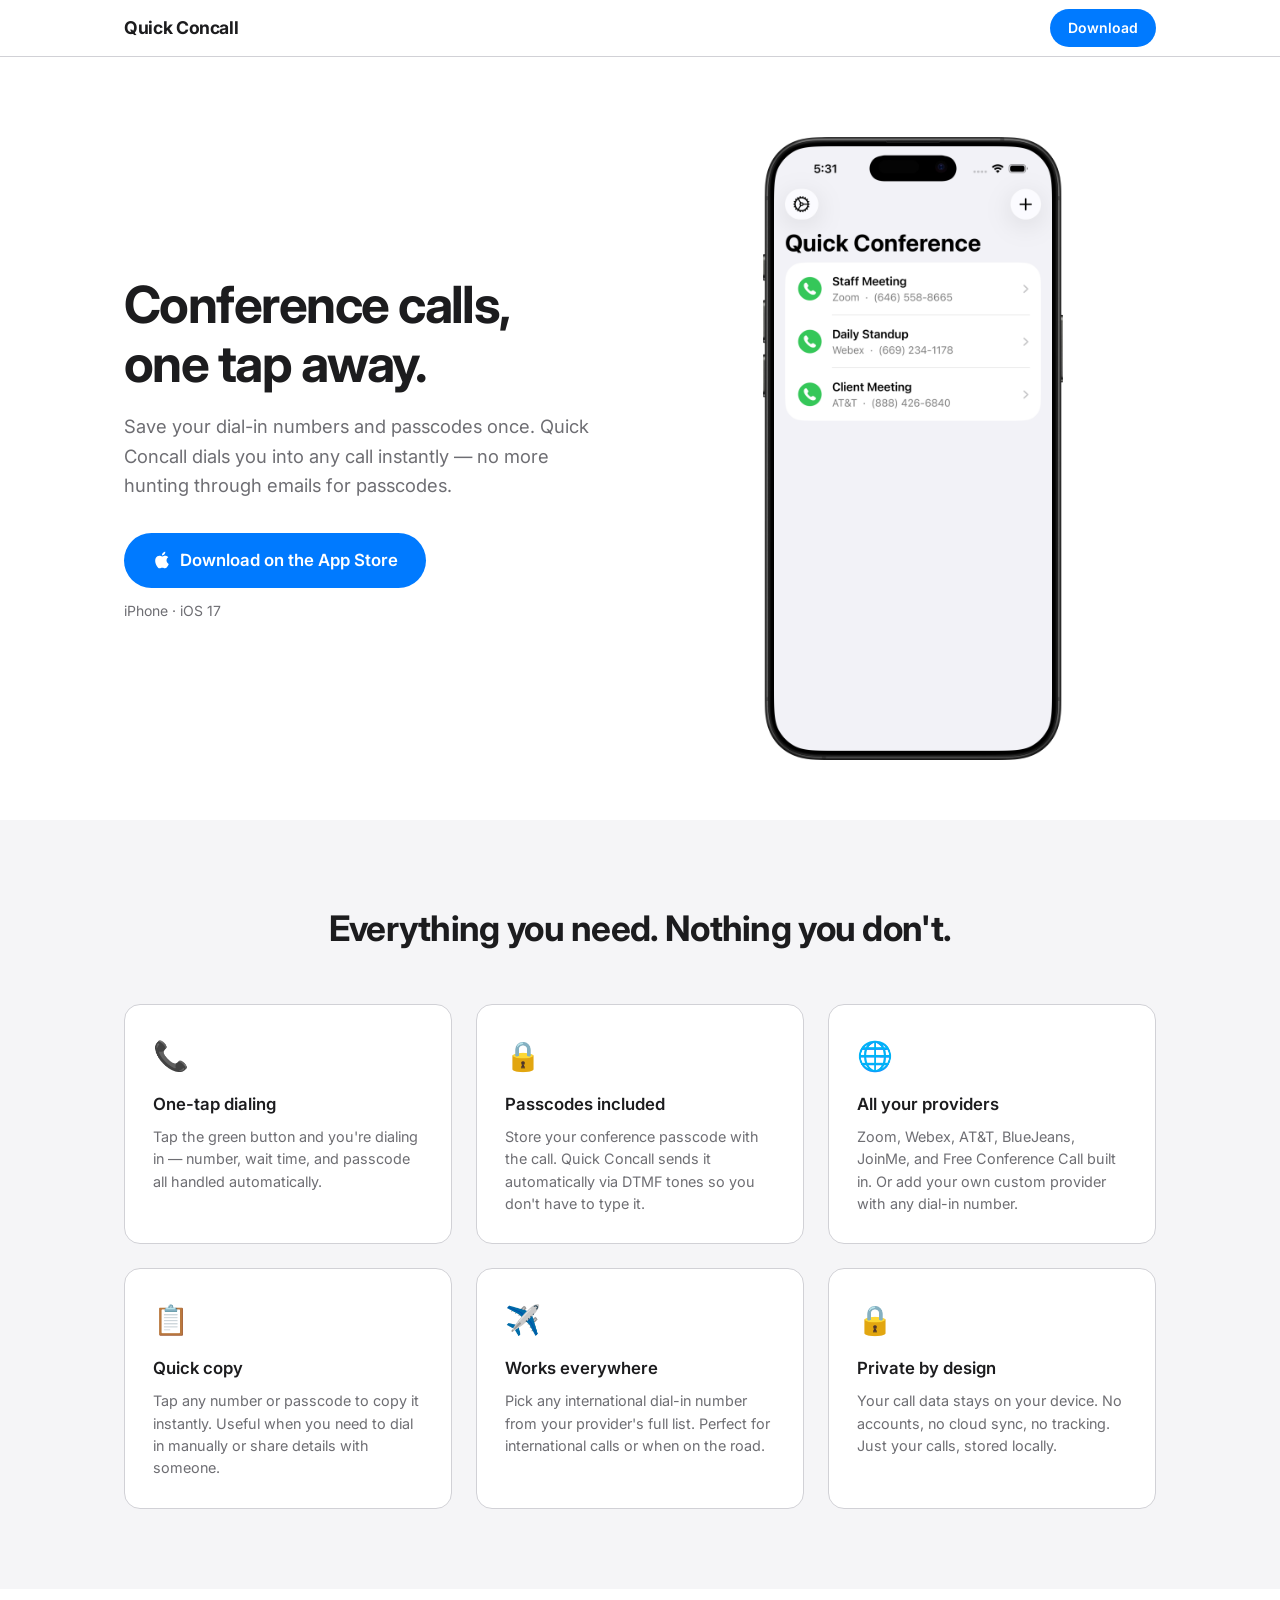
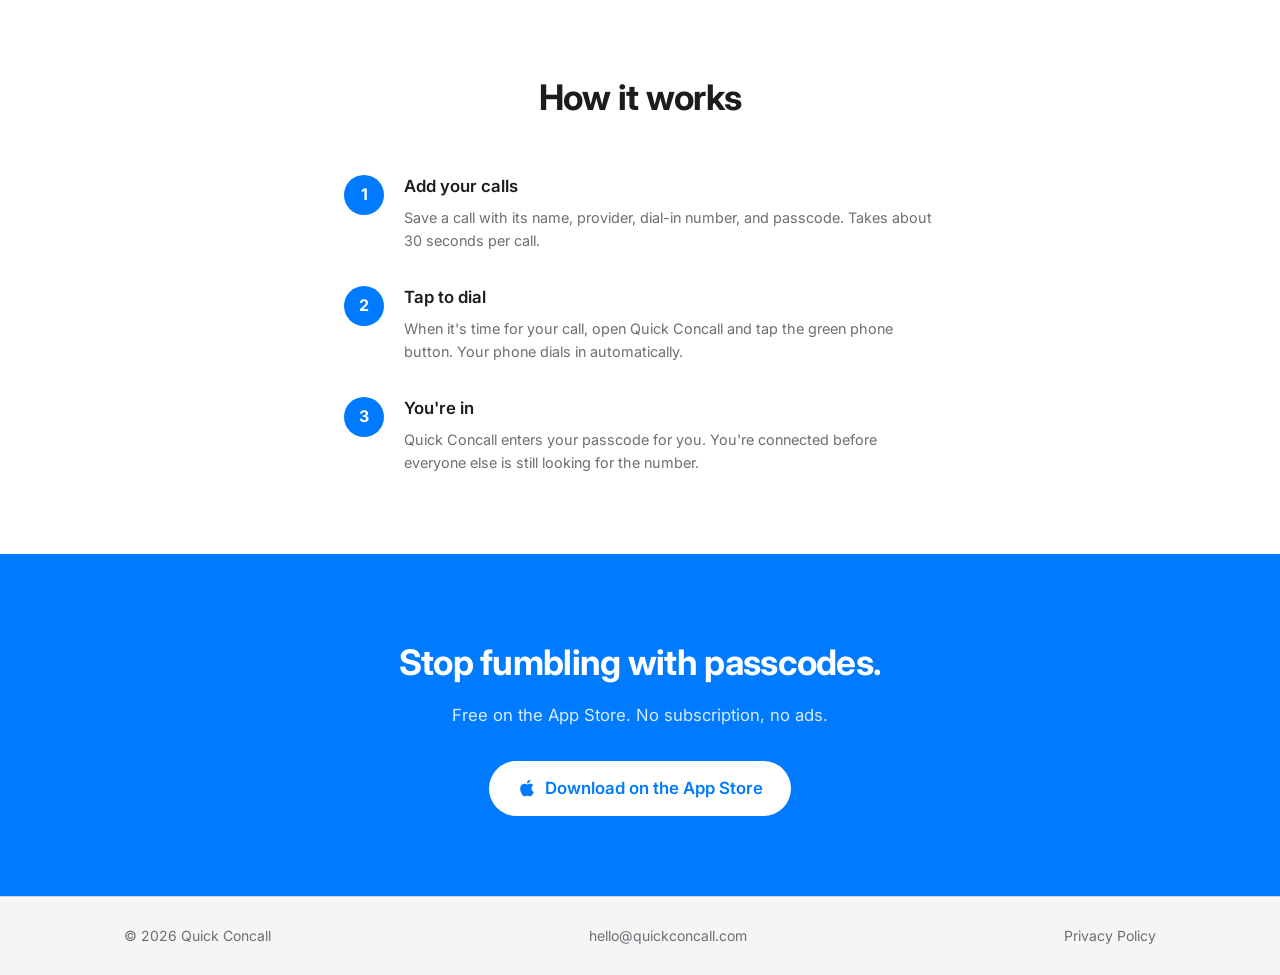
<file: index.html>
<!DOCTYPE html>
<html lang="en">
<head>
  <meta charset="UTF-8" />
  <meta name="viewport" content="width=device-width, initial-scale=1.0" />
  <title>Quick Concall — Dial into conference calls instantly</title>
  <meta name="description" content="Quick Concall saves your conference call numbers and dials in with one tap. No more fumbling for passcodes." />
  <link rel="preconnect" href="https://fonts.googleapis.com" />
  <link rel="preconnect" href="https://fonts.gstatic.com" crossorigin />
  <link href="https://fonts.googleapis.com/css2?family=Inter:wght@400;500;600;700&display=swap" rel="stylesheet" />
  <link rel="stylesheet" href="styles.css" />
</head>
<body>

  <header class="nav">
    <div class="container nav-inner">
      <span class="logo">Quick Concall</span>
      <a class="btn btn-small" href="https://apps.apple.com/us/app/quick-concall/id1399948033">Download</a>
    </div>
  </header>

  <main>

    <!-- Hero -->
    <section class="hero">
      <div class="container hero-inner">
        <div class="hero-text">
          <h1>Conference calls,<br>one tap away.</h1>
          <p class="lead">Save your dial-in numbers and passcodes once. Quick Concall dials you into any call instantly — no more hunting through emails for passcodes.</p>
          <a class="btn btn-large" href="https://apps.apple.com/us/app/quick-concall/id1399948033">
            <svg width="20" height="20" viewBox="0 0 24 24" fill="currentColor" aria-hidden="true">
              <path d="M18.71 19.5c-.83 1.24-1.71 2.45-3.05 2.47-1.34.03-1.77-.79-3.29-.79-1.53 0-2 .77-3.27.82-1.31.05-2.3-1.32-3.14-2.53C4.25 17 2.94 12.45 4.7 9.39c.87-1.52 2.43-2.48 4.12-2.51 1.28-.02 2.5.87 3.29.87.78 0 2.26-1.07 3.8-.91.65.03 2.47.26 3.64 1.98-.09.06-2.17 1.28-2.15 3.81.03 3.02 2.65 4.03 2.68 4.04-.03.07-.42 1.44-1.38 2.83M13 3.5c.73-.83 1.94-1.46 2.94-1.5.13 1.17-.34 2.35-1.04 3.19-.69.85-1.83 1.51-2.95 1.42-.15-1.15.41-2.35 1.05-3.11z"/>
            </svg>
            Download on the App Store
          </a>
          <p class="sub">iPhone · iOS 17</p>
        </div>
        <div class="hero-image">
          <img src="screenshot.png" alt="Quick Concall main screen showing a list of conference calls" class="app-screenshot" />
        </div>
      </div>
    </section>

    <!-- Features -->
    <section class="features">
      <div class="container">
        <h2>Everything you need. Nothing you don't.</h2>
        <div class="feature-grid">
          <div class="feature-card">
            <div class="feature-icon">📞</div>
            <h3>One-tap dialing</h3>
            <p>Tap the green button and you're dialing in — number, wait time, and passcode all handled automatically.</p>
          </div>
          <div class="feature-card">
            <div class="feature-icon">🔒</div>
            <h3>Passcodes included</h3>
            <p>Store your conference passcode with the call. Quick Concall sends it automatically via DTMF tones so you don't have to type it.</p>
          </div>
          <div class="feature-card">
            <div class="feature-icon">🌐</div>
            <h3>All your providers</h3>
            <p>Zoom, Webex, AT&amp;T, BlueJeans, JoinMe, and Free Conference Call built in. Or add your own custom provider with any dial-in number.</p>
          </div>
          <div class="feature-card">
            <div class="feature-icon">📋</div>
            <h3>Quick copy</h3>
            <p>Tap any number or passcode to copy it instantly. Useful when you need to dial in manually or share details with someone.</p>
          </div>
          <div class="feature-card">
            <div class="feature-icon">✈️</div>
            <h3>Works everywhere</h3>
            <p>Pick any international dial-in number from your provider's full list. Perfect for international calls or when on the road.</p>
          </div>
          <div class="feature-card">
            <div class="feature-icon">🔒</div>
            <h3>Private by design</h3>
            <p>Your call data stays on your device. No accounts, no cloud sync, no tracking. Just your calls, stored locally.</p>
          </div>
        </div>
      </div>
    </section>

    <!-- How it works -->
    <section class="how">
      <div class="container how-inner">
        <h2>How it works</h2>
        <ol class="steps">
          <li>
            <span class="step-num">1</span>
            <div>
              <h3>Add your calls</h3>
              <p>Save a call with its name, provider, dial-in number, and passcode. Takes about 30 seconds per call.</p>
            </div>
          </li>
          <li>
            <span class="step-num">2</span>
            <div>
              <h3>Tap to dial</h3>
              <p>When it's time for your call, open Quick Concall and tap the green phone button. Your phone dials in automatically.</p>
            </div>
          </li>
          <li>
            <span class="step-num">3</span>
            <div>
              <h3>You're in</h3>
              <p>Quick Concall enters your passcode for you. You're connected before everyone else is still looking for the number.</p>
            </div>
          </li>
        </ol>
      </div>
    </section>

    <!-- CTA -->
    <section class="cta">
      <div class="container">
        <h2>Stop fumbling with passcodes.</h2>
        <p>Free on the App Store. No subscription, no ads.</p>
        <a class="btn btn-large btn-white" href="https://apps.apple.com/us/app/quick-concall/id1399948033">
          <svg width="20" height="20" viewBox="0 0 24 24" fill="currentColor" aria-hidden="true">
            <path d="M18.71 19.5c-.83 1.24-1.71 2.45-3.05 2.47-1.34.03-1.77-.79-3.29-.79-1.53 0-2 .77-3.27.82-1.31.05-2.3-1.32-3.14-2.53C4.25 17 2.94 12.45 4.7 9.39c.87-1.52 2.43-2.48 4.12-2.51 1.28-.02 2.5.87 3.29.87.78 0 2.26-1.07 3.8-.91.65.03 2.47.26 3.64 1.98-.09.06-2.17 1.28-2.15 3.81.03 3.02 2.65 4.03 2.68 4.04-.03.07-.42 1.44-1.38 2.83M13 3.5c.73-.83 1.94-1.46 2.94-1.5.13 1.17-.34 2.35-1.04 3.19-.69.85-1.83 1.51-2.95 1.42-.15-1.15.41-2.35 1.05-3.11z"/>
          </svg>
          Download on the App Store
        </a>
      </div>
    </section>

  </main>

  <footer>
    <div class="container footer-inner">
      <span>© 2026 Quick Concall</span>
      <a href="mailto:hello@quickconcall.com">hello@quickconcall.com</a>
      <a href="privacy.html">Privacy Policy</a>
    </div>
  </footer>

</body>
</html>
</file>
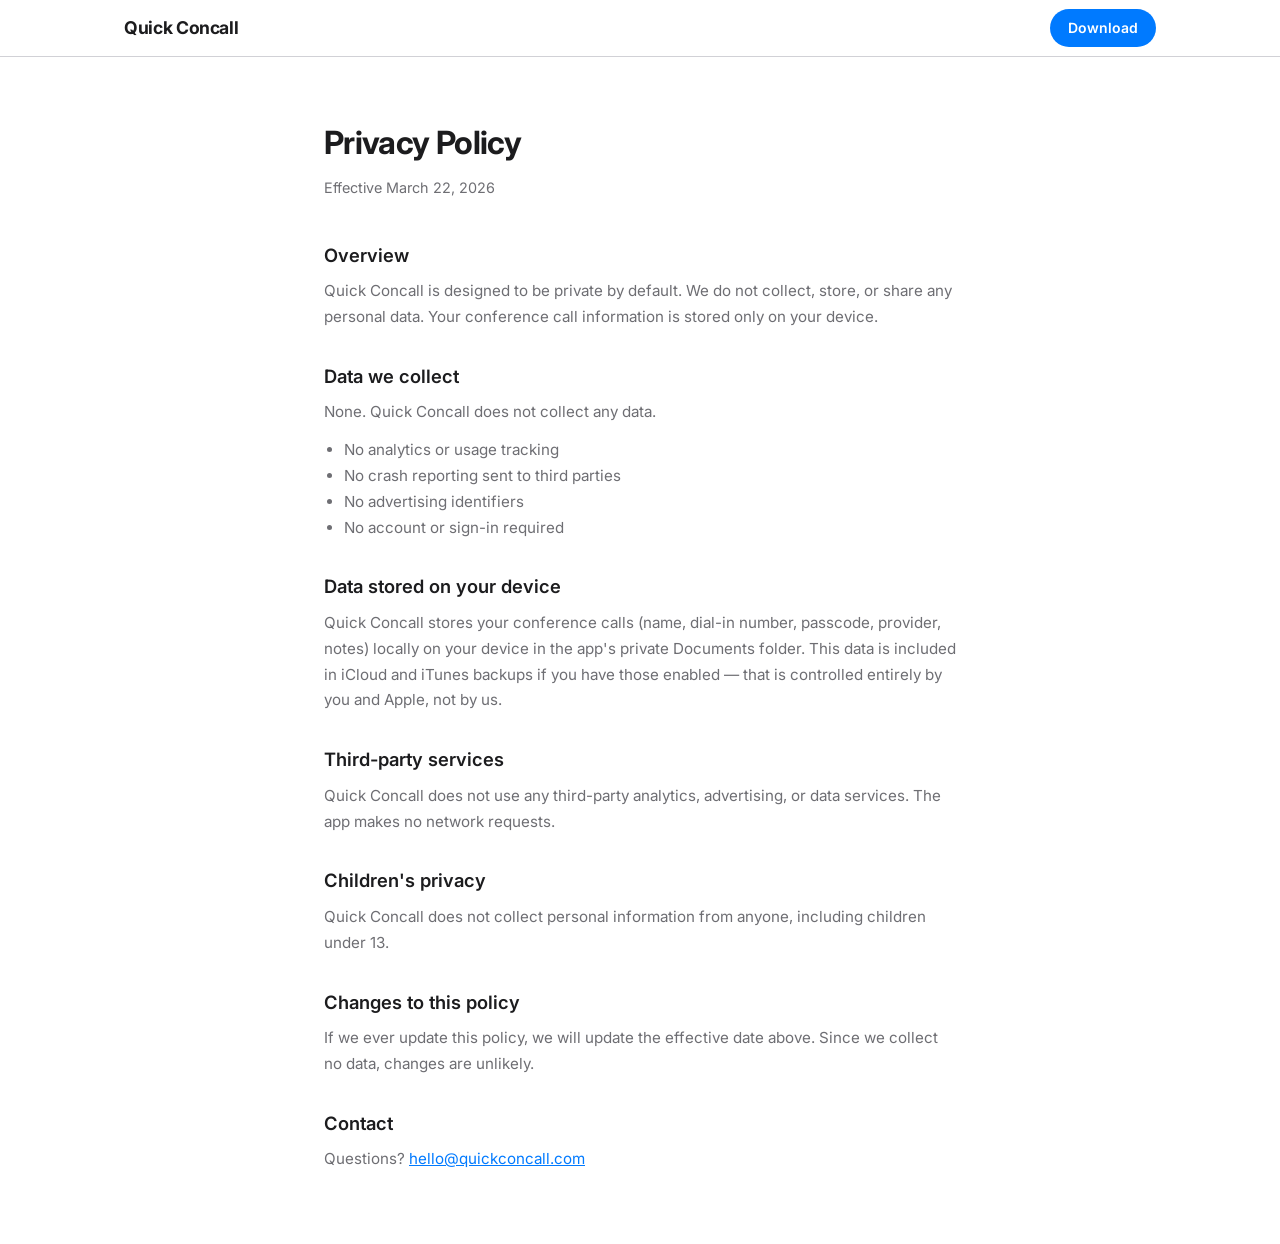
<file: privacy.html>
<!DOCTYPE html>
<html lang="en">
<head>
  <meta charset="UTF-8" />
  <meta name="viewport" content="width=device-width, initial-scale=1.0" />
  <title>Privacy Policy — Quick Concall</title>
  <link rel="preconnect" href="https://fonts.googleapis.com" />
  <link rel="preconnect" href="https://fonts.gstatic.com" crossorigin />
  <link href="https://fonts.googleapis.com/css2?family=Inter:wght@400;500;600;700&display=swap" rel="stylesheet" />
  <link rel="stylesheet" href="styles.css" />
  <style>
    .prose { max-width: 680px; margin: 0 auto; padding: 60px 24px; }
    .prose h1 { font-size: 2rem; font-weight: 700; letter-spacing: -0.02em; margin-bottom: 8px; }
    .prose .date { color: var(--text-sub); font-size: 0.9rem; margin-bottom: 40px; }
    .prose h2 { font-size: 1.15rem; font-weight: 600; margin: 32px 0 8px; }
    .prose p, .prose ul { font-size: 0.95rem; color: var(--text-sub); line-height: 1.7; margin-bottom: 12px; }
    .prose ul { padding-left: 20px; }
    .prose a { color: var(--blue); }
  </style>
</head>
<body>

  <header class="nav">
    <div class="container nav-inner">
      <a class="logo" href="/" style="text-decoration:none;">Quick Concall</a>
      <a class="btn btn-small" href="https://apps.apple.com/us/app/quick-concall/id1399948033">Download</a>
    </div>
  </header>

  <div class="prose">
    <h1>Privacy Policy</h1>
    <p class="date">Effective March 22, 2026</p>

    <h2>Overview</h2>
    <p>Quick Concall is designed to be private by default. We do not collect, store, or share any personal data. Your conference call information is stored only on your device.</p>

    <h2>Data we collect</h2>
    <p>None. Quick Concall does not collect any data.</p>
    <ul>
      <li>No analytics or usage tracking</li>
      <li>No crash reporting sent to third parties</li>
      <li>No advertising identifiers</li>
      <li>No account or sign-in required</li>
    </ul>

    <h2>Data stored on your device</h2>
    <p>Quick Concall stores your conference calls (name, dial-in number, passcode, provider, notes) locally on your device in the app's private Documents folder. This data is included in iCloud and iTunes backups if you have those enabled — that is controlled entirely by you and Apple, not by us.</p>

    <h2>Third-party services</h2>
    <p>Quick Concall does not use any third-party analytics, advertising, or data services. The app makes no network requests.</p>

    <h2>Children's privacy</h2>
    <p>Quick Concall does not collect personal information from anyone, including children under 13.</p>

    <h2>Changes to this policy</h2>
    <p>If we ever update this policy, we will update the effective date above. Since we collect no data, changes are unlikely.</p>

    <h2>Contact</h2>
    <p>Questions? <a href="mailto:hello@quickconcall.com">hello@quickconcall.com</a></p>
  </div>

</body>
</html>
</file>
<file: styles.css>
*, *::before, *::after { box-sizing: border-box; margin: 0; padding: 0; }

:root {
  --green: #34C759;
  --green-dark: #2aA84A;
  --blue: #007AFF;
  --blue-dark: #0062cc;
  --text: #1C1C1E;
  --text-sub: #6E6E73;
  --bg: #FFFFFF;
  --bg-alt: #F5F5F7;
  --border: #D1D1D6;
  --radius: 16px;
}

html { scroll-behavior: smooth; }

body {
  font-family: 'Inter', -apple-system, BlinkMacSystemFont, 'Segoe UI', sans-serif;
  color: var(--text);
  background: var(--bg);
  line-height: 1.6;
  -webkit-font-smoothing: antialiased;
}

.container {
  max-width: 1080px;
  margin: 0 auto;
  padding: 0 24px;
}

/* ── Nav ── */
.nav {
  position: sticky;
  top: 0;
  z-index: 100;
  background: rgba(255,255,255,0.85);
  backdrop-filter: blur(20px);
  -webkit-backdrop-filter: blur(20px);
  border-bottom: 1px solid var(--border);
}

.nav-inner {
  display: flex;
  align-items: center;
  justify-content: space-between;
  height: 56px;
}

.logo {
  font-weight: 700;
  font-size: 1.1rem;
  letter-spacing: -0.02em;
  color: var(--text);
}

/* ── Buttons ── */
.btn {
  display: inline-flex;
  align-items: center;
  gap: 8px;
  font-weight: 600;
  border-radius: 100px;
  text-decoration: none;
  transition: background 0.15s, transform 0.1s;
  cursor: pointer;
  border: none;
}

.btn:active { transform: scale(0.97); }

.btn-small {
  background: var(--blue);
  color: #fff;
  font-size: 0.875rem;
  padding: 8px 18px;
}

.btn-small:hover { background: var(--blue-dark); }

.btn-large {
  background: var(--blue);
  color: #fff;
  font-size: 1.05rem;
  padding: 14px 28px;
}

.btn-large:hover { background: var(--blue-dark); }

.btn-white {
  background: #fff;
  color: var(--blue);
}

.btn-white:hover { background: #f0f4ff; }

/* ── Hero ── */
.hero {
  padding: 80px 0 60px;
  overflow: hidden;
}

.hero-inner {
  display: grid;
  grid-template-columns: 1fr 1fr;
  gap: 60px;
  align-items: center;
}

.hero-text h1 {
  font-size: clamp(2.2rem, 5vw, 3.2rem);
  font-weight: 700;
  letter-spacing: -0.03em;
  line-height: 1.15;
  margin-bottom: 20px;
  color: var(--text);
}

.lead {
  font-size: 1.15rem;
  color: var(--text-sub);
  margin-bottom: 32px;
  max-width: 480px;
}

.sub {
  margin-top: 12px;
  font-size: 0.875rem;
  color: var(--text-sub);
}

/* ── App screenshot ── */
.hero-image {
  display: flex;
  justify-content: center;
}

.app-screenshot {
  width: 300px;
  display: block;
}

/* ── Features ── */
.features {
  background: var(--bg-alt);
  padding: 80px 0;
}

.features h2, .how h2, .cta h2 {
  text-align: center;
  font-size: clamp(1.6rem, 3vw, 2.2rem);
  font-weight: 700;
  letter-spacing: -0.02em;
  margin-bottom: 48px;
}

.feature-grid {
  display: grid;
  grid-template-columns: repeat(3, 1fr);
  gap: 24px;
}

.feature-card {
  background: #fff;
  border-radius: var(--radius);
  padding: 28px;
  border: 1px solid var(--border);
}

.feature-icon {
  font-size: 1.8rem;
  margin-bottom: 12px;
}

.feature-card h3 {
  font-size: 1.05rem;
  font-weight: 600;
  margin-bottom: 8px;
}

.feature-card p {
  font-size: 0.9rem;
  color: var(--text-sub);
  line-height: 1.55;
}

/* ── How it works ── */
.how {
  padding: 80px 0;
}

.how-inner {
  max-width: 640px;
}

.steps {
  list-style: none;
  display: flex;
  flex-direction: column;
  gap: 32px;
}

.steps li {
  display: flex;
  gap: 20px;
  align-items: flex-start;
}

.step-num {
  flex-shrink: 0;
  width: 40px;
  height: 40px;
  border-radius: 50%;
  background: var(--blue);
  color: #fff;
  font-weight: 700;
  font-size: 1rem;
  display: flex;
  align-items: center;
  justify-content: center;
  margin-top: 2px;
}

.steps h3 {
  font-size: 1.05rem;
  font-weight: 600;
  margin-bottom: 6px;
}

.steps p {
  font-size: 0.9rem;
  color: var(--text-sub);
}

/* ── CTA ── */
.cta {
  background: var(--blue);
  padding: 80px 0;
  text-align: center;
  color: #fff;
}

.cta h2, .cta p {
  color: #fff;
}

.cta h2 { margin-bottom: 12px; }

.cta p {
  font-size: 1.05rem;
  opacity: 0.85;
  margin-bottom: 32px;
}

/* ── Footer ── */
footer {
  background: var(--bg-alt);
  border-top: 1px solid var(--border);
  padding: 28px 0;
}

.footer-inner {
  display: flex;
  align-items: center;
  justify-content: space-between;
  gap: 16px;
  flex-wrap: wrap;
  font-size: 0.875rem;
  color: var(--text-sub);
}

footer a {
  color: var(--text-sub);
  text-decoration: none;
}

footer a:hover { color: var(--blue); }

/* ── Responsive ── */
@media (max-width: 760px) {
  .hero { padding: 48px 0 40px; }

  .hero-inner {
    grid-template-columns: 1fr;
    gap: 40px;
  }

  .hero-image { order: -1; }

  .app-screenshot { width: 220px; }

  .feature-grid {
    grid-template-columns: 1fr;
  }

  .footer-inner {
    flex-direction: column;
    align-items: flex-start;
  }
}

@media (max-width: 480px) {
  .feature-grid {
    grid-template-columns: 1fr;
  }
}
</file>
